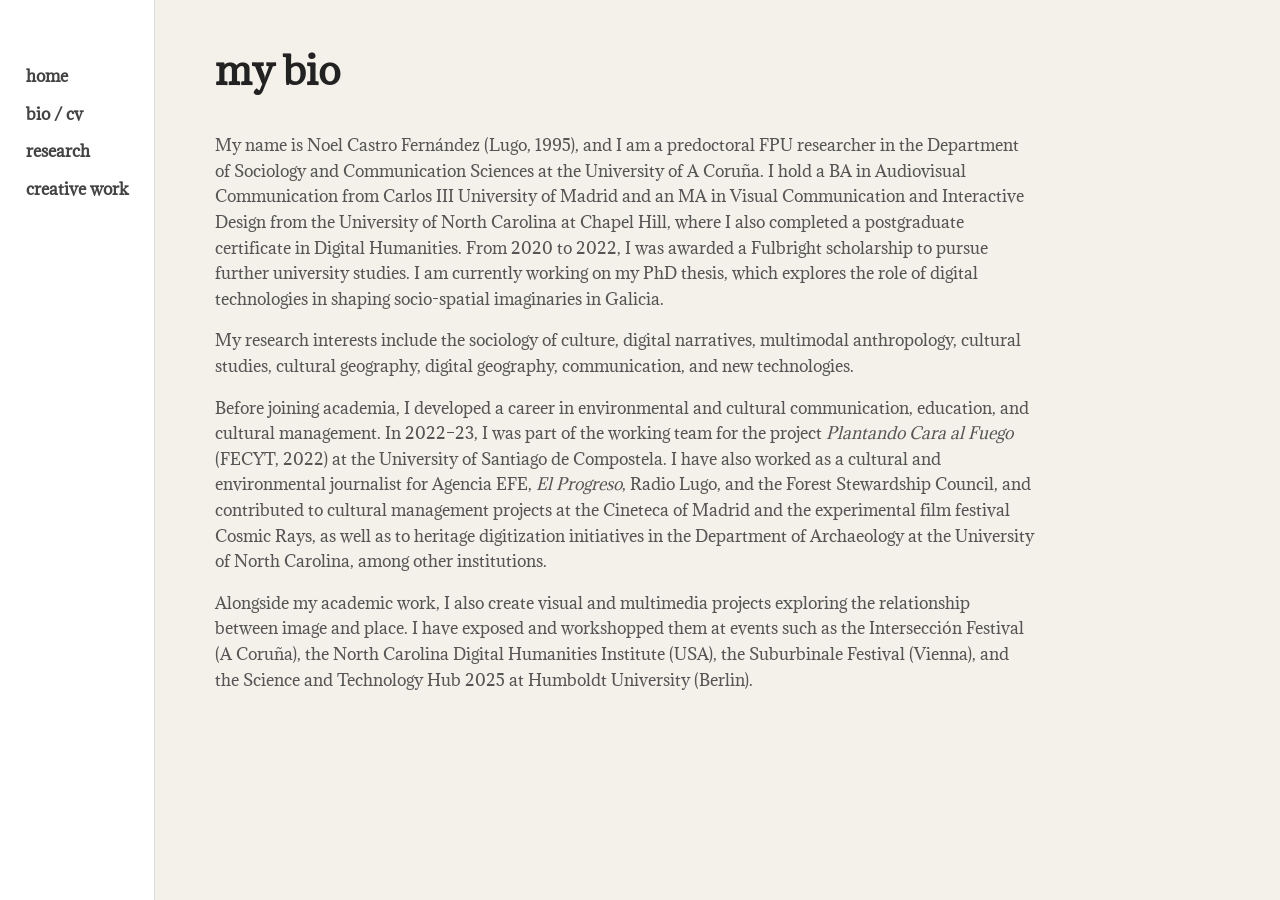
<file: bio.html>
<!DOCTYPE html>
<html lang="en">
<head>
  <meta charset="UTF-8" />
  <meta name="viewport" content="width=device-width, initial-scale=1.0" />
  <title>Bio / CV | Noel Castro Fernández</title>
  <link rel="stylesheet" href="style.css" />
  <link href="https://fonts.googleapis.com/css2?family=Adamina&display=swap" rel="stylesheet">
</head>
<body>
    <div class="layout">
  <header>
    <nav>
      <a href="index.html">Home</a>
      <a href="bio.html">Bio / CV</a>
      <a href="research.html">Research</a>
      <a href="creative.html">Creative Work</a>
       <!--<a href="teaching.html">Teaching</a>!-->
    </nav>
  </header>

   <main>
    <section class="section-box">
      <h1>my bio</h1>

      <p>
        My name is Noel Castro Fernández (Lugo, 1995), and I am a predoctoral FPU
        researcher in the Department of Sociology and Communication Sciences at the
        University of A Coruña. I hold a BA in Audiovisual Communication from Carlos III
        University of Madrid and an MA in Visual Communication and Interactive Design
        from the University of North Carolina at Chapel Hill, where I also completed a
        postgraduate certificate in Digital Humanities. From 2020 to 2022, I was awarded
        a Fulbright scholarship to pursue further university studies. I am currently
        working on my PhD thesis, which explores the role of digital technologies in
        shaping socio-spatial imaginaries in Galicia.
      </p>

      <p>
        My research interests include the sociology of culture, digital narratives,
        multimodal anthropology, cultural studies, cultural geography, digital geography,
        communication, and new technologies.
      </p>

      <p>
        Before joining academia, I developed a career in environmental and cultural
        communication, education, and cultural management. In 2022–23, I was part of the
        working team for the project <em>Plantando Cara al Fuego</em> (FECYT, 2022) at the
        University of Santiago de Compostela. I have also worked as a cultural and
        environmental journalist for Agencia EFE, <em>El Progreso</em>, Radio Lugo, and the
        Forest Stewardship Council, and contributed to cultural management projects at the
        Cineteca of Madrid and the experimental film festival Cosmic Rays, as well as to
        heritage digitization initiatives in the Department of Archaeology at the
        University of North Carolina, among other institutions.
      </p>

      <p>
        Alongside my academic work, I also create visual and multimedia projects exploring the
        relationship between image and place. I have exposed and workshopped them at events such as the Intersección Festival (A Coruña), the
        North Carolina Digital Humanities Institute (USA), the Suburbinale Festival
        (Vienna), and the Science and Technology Hub 2025 at Humboldt University (Berlin).
      </p>
    </section>
  </main>
   </div>

</body>
</html>
</file>
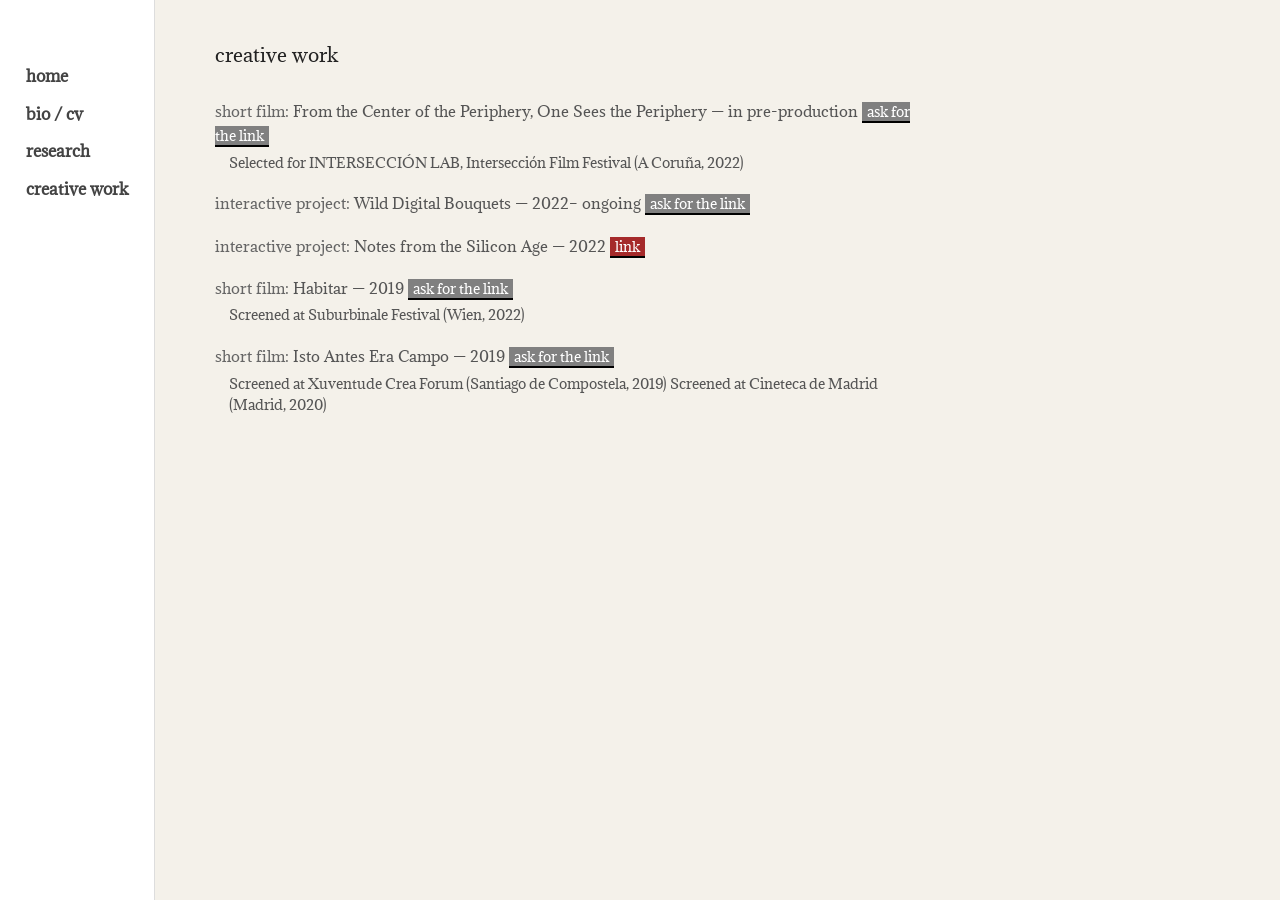
<file: creative.html>
<!DOCTYPE html>
<html lang="en">
<head>
  <meta charset="UTF-8" />
  <meta name="viewport" content="width=device-width, initial-scale=1.0" />
  <title>Creative Work | Noel Castro Fernández</title>
  <link rel="stylesheet" href="style.css" />
  <link href="https://fonts.googleapis.com/css2?family=Adamina&display=swap" rel="stylesheet">
</head>
<body>
    <div class="layout">
  <header>
    <nav>
      <a href="index.html">Home</a>
      <a href="bio.html">Bio / CV</a>
      <a href="research.html">Research</a>
      <a href="creative.html">Creative Work</a>
    </nav>
  </header>

  <main>
<section class="creative-list section-box">
  <h1>creative work</h1>

  <div class="project">
    <p class="main-line">
      <span class="type">Short film:</span>
      From the Center of the Periphery, One Sees the Periphery — in pre-production
     <a href="mailto:noelcasfer@gmail.com" class="btn tomail"> ask for the link </a>
    </p>
    <p class="sub-line">
      Selected for INTERSECCIÓN LAB, Intersección Film Festival (A Coruña, 2022)
    </p>
    
  </div>

  <div class="project">
    <p class="main-line">
      <span class="type">Interactive project:</span>
      Wild Digital Bouquets — 2022– ongoing
 <a href="mailto:noelcasfer@gmail.com" class="btn tomail"> ask for the link </a>
    </p>
   
  </div>

  <div class="project">
    <p class="main-line">
      <span class="type">Interactive project:</span>
      Notes from the Silicon Age — 2022
      <a href="https://siliconage.netlify.app/" class="btn" target="_blank">link</a>
    </p>

  </div>

  <div class="project">
    <p class="main-line">
      <span class="type">Short film:</span>
      Habitar — 2019
      <a href="mailto:noelcasfer@gmail.com" class="btn tomail"> ask for the link </a>
    </p>
    <p class="sub-line">
      Screened at Suburbinale Festival (Wien, 2022)
    </p>
  </div>

  <div class="project">
    <p class="main-line">
      <span class="type">Short film:</span>
      Isto Antes Era Campo — 2019
      <a href="mailto:noelcasfer@gmail.com" class="btn tomail"> ask for the link </a>
    </p>
    <p class="sub-line">
      Screened at Xuventude Crea Forum (Santiago de Compostela, 2019)
      Screened at Cineteca de Madrid (Madrid, 2020)
    </p>
  </div>
</section>
  </main>
   </div>

</body>

<script>
  const formatFilter = document.getElementById("format-filter");
  const topicFilter = document.getElementById("topic-filter");
  const cards = document.querySelectorAll("#projects-grid .card");

  function filterProjects() {
    const selectedFormat = formatFilter.value;
    const selectedTopic = topicFilter.value;

    cards.forEach((card) => {
      const cardFormat = card.dataset.format;
      const cardTopics = card.dataset.topic.split(" ");

      const matchesFormat =
        selectedFormat === "all" || cardFormat === selectedFormat;

      const matchesTopic =
        selectedTopic === "all" || cardTopics.includes(selectedTopic);

      if (matchesFormat && matchesTopic) {
        card.style.display = "block";
      } else {
        card.style.display = "none";
      }
    });
  }

  formatFilter.addEventListener("change", filterProjects);
  topicFilter.addEventListener("change", filterProjects);
</script>
</html>
</file>
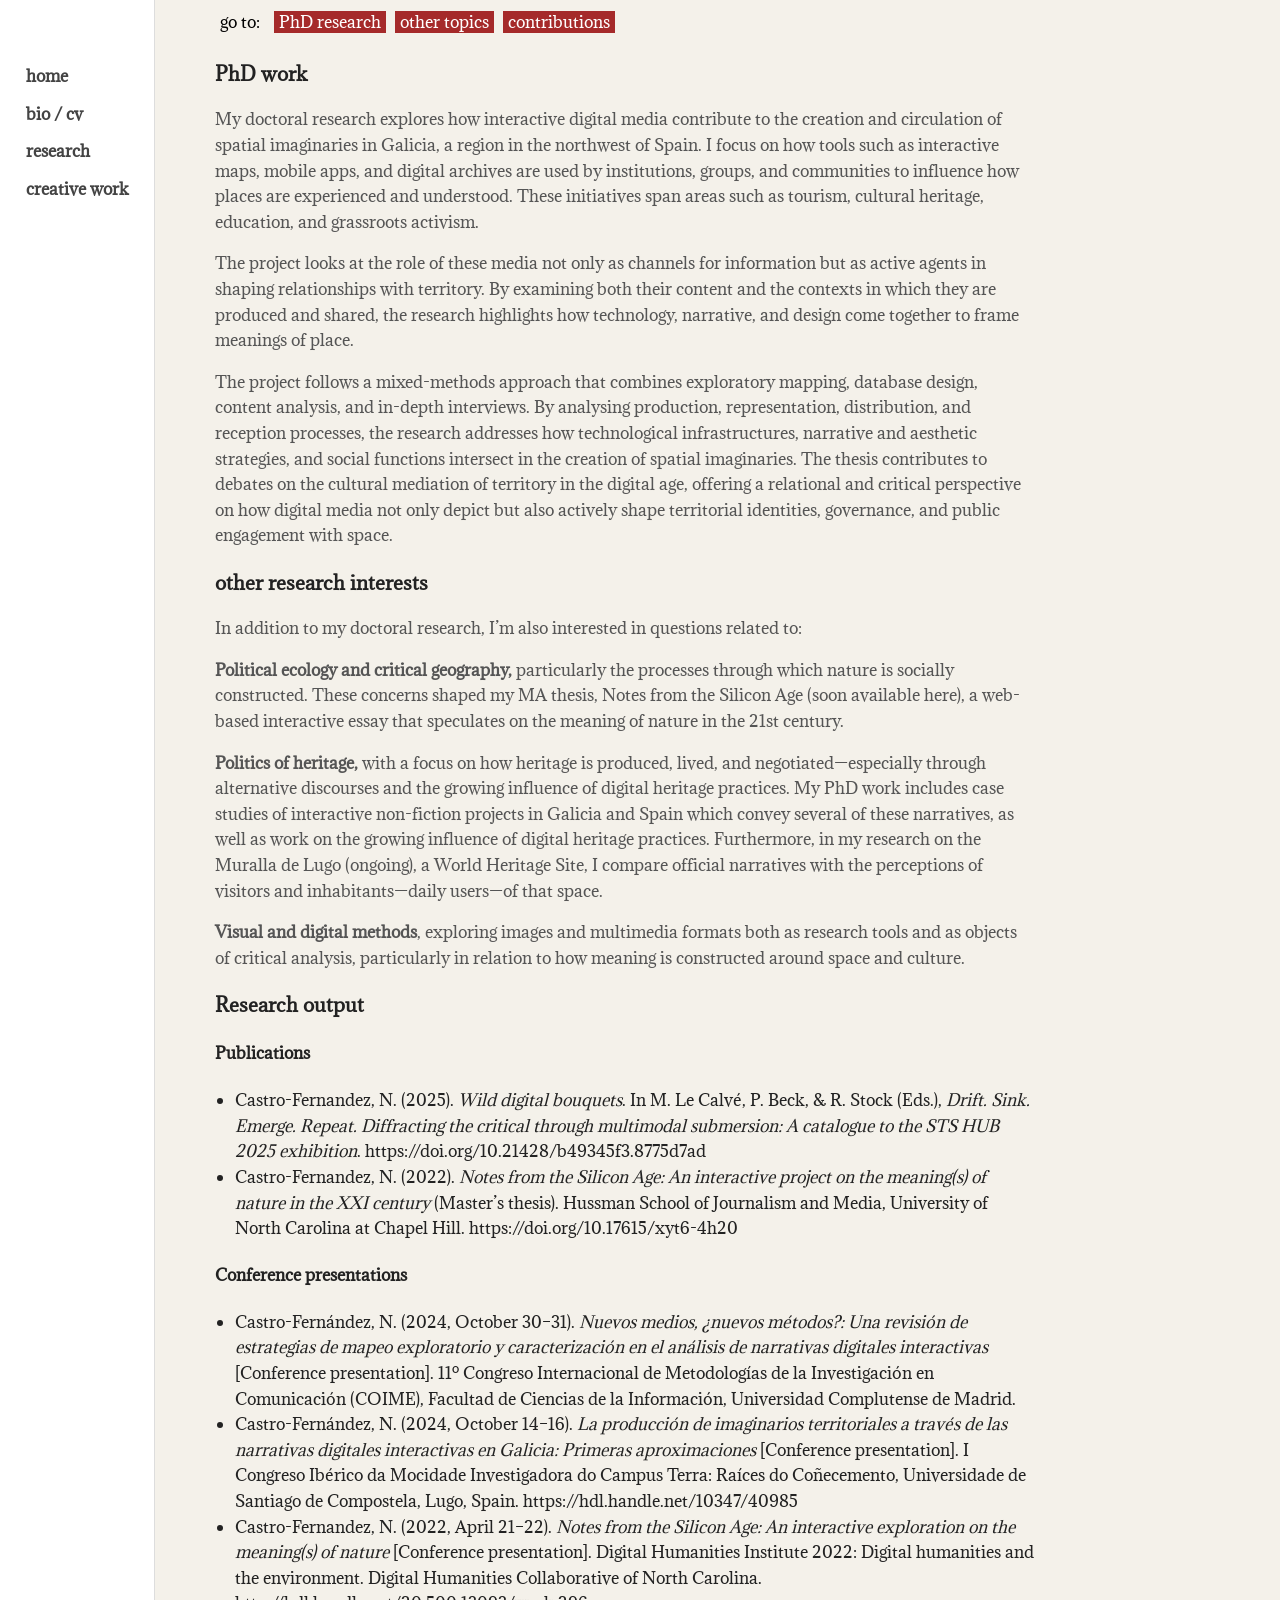
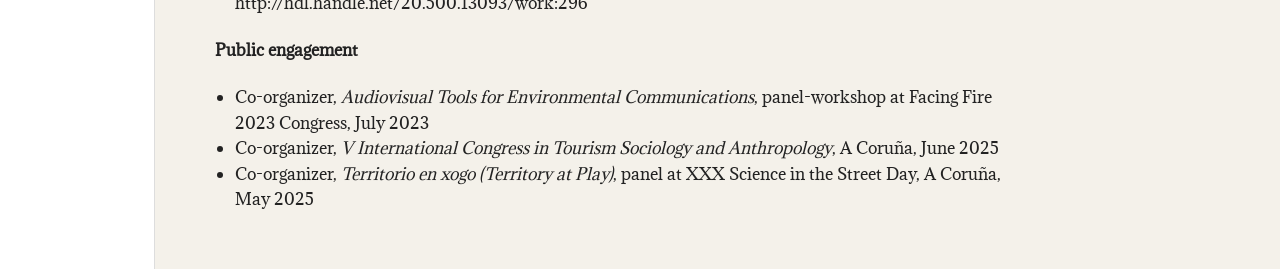
<file: research.html>
<!DOCTYPE html>
<html lang="en">
<head>
  <meta charset="UTF-8" />
  <meta name="viewport" content="width=device-width, initial-scale=1.0" />
  <title>Research | Noel Castro Fernández</title>
  <link rel="stylesheet" href="style.css" />
  <link href="https://fonts.googleapis.com/css2?family=Adamina&display=swap" rel="stylesheet">
</head>
<body>
    <div class="layout">
  <header>
    <nav>
      <a href="index.html">Home</a>
      <a href="bio.html">Bio / CV</a>
      <a href="research.html">Research</a>
      <a href="creative.html">Creative Work</a>
      <!--<a href="teaching.html">Teaching</a>!-->
    </nav>
  </header>

  <main>
    <section class="inner-nav">
      <span style="background:none;color:black;"> go to: </span>
      <span><a href="#phd">PhD research</a></span>
      <span><a href="#other">other topics</a></span>
      <span><a href="#research-output">contributions</a></span>
    </section>
    <section class="section-box">
      <h3 id="phd">PhD work</h3>
      <p> My doctoral research explores how interactive digital media contribute to the creation and circulation of spatial imaginaries in Galicia, a region in the northwest of Spain. I focus on how tools such as interactive maps, mobile apps, and digital archives are used by institutions, groups, and communities to influence how places are experienced and understood. These initiatives span areas such as tourism, cultural heritage, education, and grassroots activism.</p>
      <p>The project looks at the role of these media not only as channels for information but as active agents in shaping relationships with territory. By examining both their content and the contexts in which they are produced and shared, the research highlights how technology, narrative, and design come together to frame meanings of place.
      </p>
      <p>The project follows a mixed-methods approach that combines exploratory mapping, database design, content analysis, and in-depth interviews. By analysing production, representation, distribution, and reception processes, the research addresses how technological infrastructures, narrative and aesthetic strategies, and social functions intersect in the creation of spatial imaginaries. The thesis contributes to debates on the cultural mediation of territory in the digital age, offering a relational and critical perspective on how digital media not only depict but also actively shape territorial identities, governance, and public engagement with space.
      </p>

      <h3 id="other">other research interests</h3>
      <p> In addition to my doctoral research, I’m also interested in questions related to:</p>
      <p> <strong>Political ecology and critical geography,</strong> particularly the processes through which nature is socially constructed. These concerns shaped my MA thesis, Notes from the Silicon Age (soon available here), a web-based interactive essay that speculates on the meaning of nature in the 21st century. </p>
      <p> <strong>Politics of heritage,</strong> with a focus on how heritage is produced, lived, and negotiated—especially through alternative discourses and the growing influence of digital heritage practices. My PhD work includes case studies of interactive non-fiction projects in Galicia and Spain which convey several of these narratives, as well as work on the growing influence of digital heritage practices. Furthermore, in my research on the Muralla de Lugo (ongoing), a World Heritage Site, I compare official narratives with the perceptions of visitors and inhabitants—daily users—of that space.</p>
      <p> <strong>Visual and digital methods</strong>, exploring images and multimedia formats both as research tools and as objects of critical analysis, particularly in relation to how meaning is constructed around space and culture.</p>

      <h3 id="research-output">Research output</h3>

  <h4 id="publications">Publications</h4>
  <ul>
    <li>
      Castro-Fernandez, N. (2025). <em>Wild digital bouquets</em>. In M. Le Calvé, P. Beck, & R. Stock (Eds.), <em>Drift. Sink. Emerge. Repeat. Diffracting the critical through multimodal submersion: A catalogue to the STS HUB 2025 exhibition</em>. https://doi.org/10.21428/b49345f3.8775d7ad
    </li>
    <li>
      Castro-Fernandez, N. (2022). <em>Notes from the Silicon Age: An interactive project on the meaning(s) of nature in the XXI century</em> (Master’s thesis). Hussman School of Journalism and Media, University of North Carolina at Chapel Hill. https://doi.org/10.17615/xyt6-4h20
    </li>
  </ul>

  <h4 id="conferences">Conference presentations</h4>
  <ul>
    <li>
      Castro-Fernández, N. (2024, October 30–31). <em>Nuevos medios, ¿nuevos métodos?: Una revisión de estrategias de mapeo exploratorio y caracterización en el análisis de narrativas digitales interactivas</em> [Conference presentation]. 11º Congreso Internacional de Metodologías de la Investigación en Comunicación (COIME), Facultad de Ciencias de la Información, Universidad Complutense de Madrid.
    </li>
    <li>
      Castro-Fernández, N. (2024, October 14–16). <em>La producción de imaginarios territoriales a través de las narrativas digitales interactivas en Galicia: Primeras aproximaciones</em> [Conference presentation]. I Congreso Ibérico da Mocidade Investigadora do Campus Terra: Raíces do Coñecemento, Universidade de Santiago de Compostela, Lugo, Spain. https://hdl.handle.net/10347/40985
    </li>
    <li>
      Castro-Fernandez, N. (2022, April 21–22). <em>Notes from the Silicon Age: An interactive exploration on the meaning(s) of nature</em> [Conference presentation]. Digital Humanities Institute 2022: Digital humanities and the environment. Digital Humanities Collaborative of North Carolina. http://hdl.handle.net/20.500.13093/work:296
    </li>
  </ul>

  <h4 id="engagement">Public engagement</h4>
  <ul>
    <li>
      Co-organizer, <em>Audiovisual Tools for Environmental Communications</em>, panel-workshop at Facing Fire 2023 Congress, July 2023
    </li>
    <li>
      Co-organizer, <em>V International Congress in Tourism Sociology and Anthropology</em>, A Coruña, June 2025
    </li>
    <li>
      Co-organizer, <em>Territorio en xogo (Territory at Play)</em>, panel at XXX Science in the Street Day, A Coruña, May 2025
    </li>
  </ul>
    
    </section>
  </main>
   </div>
</body>
</html>
</file>
<file: style.css>
html{
  scroll-behavior: smooth;
}

body {
  margin: 0;
  font-family: 'Adamina', serif;
  background: #f4f1ea;
  color: #222;
  line-height: 1.6;
}

.layout {
  display: flex;
  min-height: 100vh;
}

header {
  padding: 5% 2%;
  background: white;
  border-right: 1px solid #ddd;
}

nav {
  display: flex;
  flex-direction: column;
  gap: 12px;
  text-transform:lowercase;
}

nav a {
  text-decoration: none;
  color: #444;
  font-weight: 600;
}

.inner-nav {
  position:fixed;
}

.inner-nav span {
  background-color:brown;
  margin: 0px 5px 0px 0px;
  color:rgb(230, 222, 222);
  padding:0px 5px;

}

.btn {
  background-color:brown;
  margin: 0px 5px 0px 0px;
  padding:0px 5px;
  border:0px solid;
  border-bottom:2px solid black;
  font-family:'Adamina';
  font-size:14px;
  cursor:pointer;
}

.tomail {
  background-color: grey!Important;
}

a, button a {
  color: white;
  font-family:'Adamina';
  text-transform:lowercase;
  text-decoration:none;
}

.inner-nav span a {
  color:white!important;
  text-transform:none!important;
  text-decoration:none!important;
}

.inner-nav {
   padding: 10px 40px 0px 40px;
   width:100%;
   position:fixed;
  background: #f4f1ea;
}

nav a:hover {
  color: #5f7a61;
}

main {
  max-width: 900px;
  padding: 0px 20px;
}

.hero, .section-box {
  padding: 40px 40px;
  border-radius: 16px;
}

h1 {
  margin-top: 0;
  font-size: 2.4rem;
}

h2 {
  margin-top: 0;
  font-size: 1.5rem;
}

p {
  color: #555;
}

.intro {
  font-size: 1.1rem;
  max-width: 700px;
}

.grid {
  display: grid;
  gap: 20px;
}

.card {
  background: #faf8f4;
  border: 1px solid #e8e2d8;
  border-radius: 14px;
  padding: 24px;
}

.card h3 {
  margin-top: 0;
  margin-bottom: 10px;
}

.small {
  color: #777;
  font-size: 0.95rem;
}

footer {
  max-width: 900px;
  margin: 0 auto;
  padding: 30px 20px 50px;
  color: #777;
  font-size: 0.95rem;
}

ul {
  padding-left: 20px;
}

.filters {
  display: flex;
  flex-wrap: wrap;
  gap: 0.75rem;
  align-items: center;
  margin-bottom: 1.5rem;
}

.filters label {
  font-weight: 600;
}

.filters select {
  padding: 0.45rem 0.7rem;
  border: 1px solid #ccc;
  border-radius: 6px;
  background: white;
}

.creative-list {
  max-width: 700px;
}

.creative-list h1 {
  font-size: 1.2rem; /* 🔑 mucho más pequeño */
  font-weight: normal;
  margin: 0 0 28px;
}

/* PROJECTS */

.project {
  margin-bottom: 18px; /* 🔑 más compacto */
}

.main-line {
  margin: 0;
  font-size: 0.95rem;c
}

.type {
  color: #666;
  text-transform:lowercase;
}

.sub-line {
  margin: 4px 0 0 14px; /* 🔑 sangría más fina */
  font-size: 0.85rem;
  color: #555;
}

/* LINKS estilo más fino */

.sub-line a {
  color: #111;
  text-decoration: none;
}

.sub-line a:hover {
  text-decoration: underline;
}

.projects-grid {
  display: grid;
  gap: 1.25rem;
}
.carousel {
  display: flex;
  align-items: center;
  gap: 16px;
  margin-top: 20px;
}

.carousel-track-container {
  flex: 1;
}

.carousel-track {
  position: relative;
  width: 100%;
  min-height: 460px;
}

.carousel-slide {
  display: none;
}

.carousel-slide.active {
  display: block;
}

.carousel-slide img {
  width: 100%;
  height: 460px;
  object-fit: cover;
  border-radius: 14px;
  border: 1px solid #ddd2bf;
  display: block;
}

.carousel-btn {
  border: none;
  background: #eae4d8;
  color: #444;
  width: 42px;
  height: 42px;
  border-radius: 50%;
  font-size: 1.2rem;
  cursor: pointer;
  flex-shrink: 0;
}

.carousel-btn:hover {
  background: #ddd4c3;
}

.carousel-dots {
  display: flex;
  justify-content: center;
  gap: 10px;
  margin-top: 18px;
}

.dot {
  width: 12px;
  height: 12px;
  border-radius: 50%;
  border: none;
  background: #d0c7b8;
  cursor: pointer;
}

.dot.active {
  background: #6f7d5c;
}

@media (max-width: 900px) {

.layout {
  display:flex;
  flex-direction:column;
}

header {
  justify-content:center;
  padding-left:20px;
  position:fixed;
  width:100%;
}

header nav {
  flex-direction:row;
}
}

@media (max-width: 700px) {
    main {
    padding-left:0px;
    padding-right:0px;
  }

  .inner-nav {
  margin-top:50px;
  width:100%;
  font-size:13px;
  }
}

@media (max-width: 700px) {
  .hero, .section-box {
    padding: 24px;
    padding-top:100px;
  }

  h1 {
    font-size: 2rem;
  }
}
</file>
